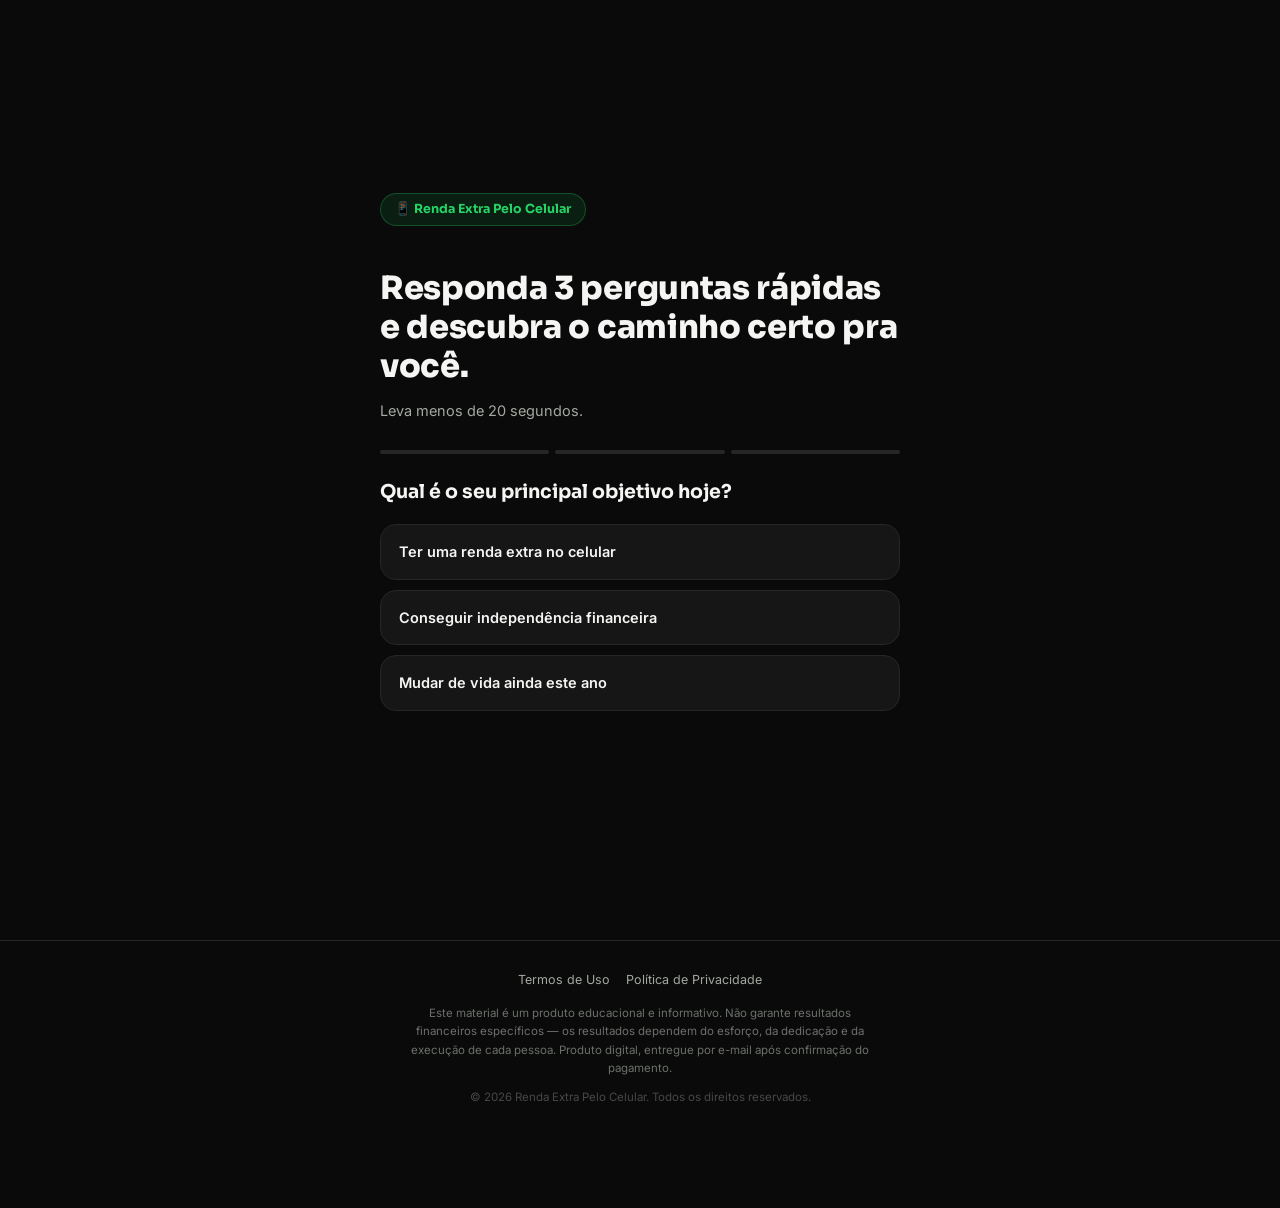
<file: index.html>
<!DOCTYPE html>
<html lang="pt-BR">
<head>
<meta charset="UTF-8">
<meta name="viewport" content="width=device-width, initial-scale=1.0, viewport-fit=cover">
<title>Renda Extra Pelo Celular — Descubra se é Para Você</title>
<meta name="description" content="Responda 3 perguntas rápidas e descubra o método para buscar renda extra usando apenas o celular. Conteúdo pensado para iniciantes.">
<meta name="keywords" content="renda extra, renda extra pelo celular, ganhar dinheiro pelo celular, renda online">
<meta property="og:type" content="website">
<meta property="og:title" content="Renda Extra Pelo Celular">
<meta property="og:description" content="Responda 3 perguntas rápidas e descubra o método para buscar renda extra usando apenas o celular.">
<meta name="twitter:card" content="summary_large_image">
<link rel="icon" type="image/svg+xml" href="data:image/svg+xml,%3Csvg xmlns='http://www.w3.org/2000/svg' viewBox='0 0 100 100'%3E%3Crect width='100' height='100' rx='22' fill='%2325D366'/%3E%3Ctext x='50' y='68' font-size='58' font-family='Georgia,serif' fill='%230a0a0a' text-anchor='middle'%3ER%3C/text%3E%3C/svg%3E">

<!-- META PIXEL — ID 1568239834683450 -->
<script>
!function(f,b,e,v,n,t,s)
{if(f.fbq)return;n=f.fbq=function(){n.callMethod?
n.callMethod.apply(n,arguments):n.queue.push(arguments)};
if(!f._fbq)f._fbq=n;n.push=n;n.loaded=!0;n.version='2.0';
n.queue=[];t=b.createElement(e);t.async=!0;
t.src=v;s=b.getElementsByTagName(e)[0];
s.parentNode.insertBefore(t,s)}(window, document,'script',
'https://connect.facebook.net/en_US/fbevents.js');
fbq('init', '1568239834683450');
fbq('track', 'PageView');
</script>
<noscript><img height="1" width="1" style="display:none"
src="https://www.facebook.com/tr?id=1568239834683450&ev=PageView&noscript=1"
/></noscript>

<link rel="preconnect" href="https://fonts.googleapis.com">
<link rel="preconnect" href="https://fonts.gstatic.com" crossorigin>
<link href="https://fonts.googleapis.com/css2?family=Sora:wght@400;600;700;800&family=Inter:wght@400;500;600;700&display=swap" rel="stylesheet">

<style>
:root{
  --bg:#0a0a0a;
  --card:#161616;
  --card-border:#262626;
  --white:#F5F6F4;
  --gray:#A3A8A0;
  --gray-faint:#6B706A;
  --green:#25D366;
  --green-dark:#1DAE54;
  --yellow:#F5D033;
  --font-display:'Sora','Inter',sans-serif;
  --font-body:'Inter',sans-serif;
  --r-md:16px;
  --r-lg:22px;
  --r-pill:999px;
  --shadow-lg:0 24px 60px rgba(0,0,0,0.55);
}
*,*::before,*::after{box-sizing:border-box;}
html{scroll-behavior:smooth;}
@media (prefers-reduced-motion:reduce){
  html{scroll-behavior:auto;}
  *,*::before,*::after{animation-duration:.001ms!important;animation-iteration-count:1!important;transition-duration:.001ms!important;}
}
body{
  margin:0;
  font-family:var(--font-body);
  background:var(--bg);
  color:var(--white);
  line-height:1.5;
  -webkit-font-smoothing:antialiased;
}
img{max-width:100%;display:block;}
button{font:inherit;cursor:pointer;}
a{color:inherit;text-decoration:none;}
.wrap{max-width:560px;margin:0 auto;padding:0 20px;}
.hidden{display:none!important;}

.stage{min-height:100vh;width:100%;padding:32px 0 40px 0;}
.fade-in{animation:fadeIn .5s ease both;}
@keyframes fadeIn{from{opacity:0;transform:translateY(10px);}to{opacity:1;transform:translateY(0);}}

#stageQuiz{display:flex;flex-direction:column;justify-content:center;}
.quiz-eyebrow{
  display:inline-flex;align-items:center;gap:6px;
  font-family:var(--font-display);font-size:12.5px;font-weight:700;
  color:var(--green);background:rgba(37,211,102,0.1);
  border:1px solid rgba(37,211,102,0.28);border-radius:var(--r-pill);
  padding:6px 14px;margin-bottom:16px;
}
.quiz-headline{
  font-family:var(--font-display);font-weight:800;
  font-size:clamp(24px,6vw,32px);line-height:1.22;
  letter-spacing:-0.01em;margin-bottom:8px;
}
.quiz-sub{font-size:14.5px;color:var(--gray);margin-bottom:28px;}

.quiz-progress{display:flex;gap:6px;margin-bottom:26px;}
.quiz-progress span{flex:1;height:4px;border-radius:4px;background:var(--card-border);transition:background .3s ease;}
.quiz-progress span.done{background:var(--green);}

.quiz-question{display:none;}
.quiz-question.active{display:block;animation:fadeIn .4s ease both;}
.quiz-question h2{
  font-family:var(--font-display);font-size:19px;font-weight:700;
  margin-bottom:18px;line-height:1.35;
}
.quiz-options{display:flex;flex-direction:column;gap:10px;}
.quiz-option{
  background:var(--card);
  border:1.5px solid var(--card-border);
  border-radius:var(--r-md);
  padding:16px 18px;
  font-size:14.5px;font-weight:600;color:var(--white);
  text-align:left;
  transition:border-color .18s ease,background .18s ease,transform .12s ease;
}
.quiz-option:hover{border-color:rgba(37,211,102,0.4);}
.quiz-option.selected{
  border-color:var(--green);
  background:rgba(37,211,102,0.1);
  transform:scale(0.99);
}
.quiz-option.selected::after{content:" ✓";color:var(--green);font-weight:800;}

#stageLoading{display:flex;flex-direction:column;align-items:center;justify-content:center;text-align:center;}
.loading-spinner{
  width:52px;height:52px;border-radius:50%;
  border:3px solid var(--card-border);
  border-top-color:var(--green);
  animation:spin 0.9s linear infinite;
  margin-bottom:26px;
}
@keyframes spin{to{transform:rotate(360deg);}}
.loading-text{
  font-family:var(--font-display);font-size:16px;font-weight:700;
  margin-bottom:22px; min-height:24px;
}
.loading-bar-track{
  width:100%;max-width:320px;height:8px;border-radius:var(--r-pill);
  background:var(--card);border:1px solid var(--card-border);overflow:hidden;
}
.loading-bar-fill{
  height:100%;width:0%;border-radius:var(--r-pill);
  background:linear-gradient(90deg,var(--green-dark),var(--green));
  transition:width 3s linear;
}
.loading-note{font-size:12.5px;color:var(--gray-faint);margin-top:16px;}

#stageSales{display:none;}
.sales-eyebrow{
  display:block;text-align:center;
  font-family:var(--font-display);font-size:12.5px;font-weight:700;
  color:var(--green);letter-spacing:0.04em;text-transform:uppercase;
  margin-bottom:14px;
}
.sales-headline{
  font-family:var(--font-display);font-weight:800;
  font-size:clamp(21px,5.4vw,27px);line-height:1.25;text-align:center;
  margin-bottom:22px;
}

.video-wrap{
  position:relative;width:100%;
  aspect-ratio:16/9;
  border-radius:var(--r-lg);
  overflow:hidden;
  background:#000;
  border:1px solid var(--card-border);
  box-shadow:var(--shadow-lg);
}
.video-wrap iframe{position:absolute;inset:0;width:100%;height:100%;border:0;}
.video-overlay{
  position:absolute;inset:0;z-index:10;
  width:100%;height:100%;
  background:rgba(0,0,0,0.02);
  cursor:pointer;
  display:flex;align-items:center;justify-content:center;
}
.video-overlay .play-hint{
  width:74px;height:74px;border-radius:50%;
  background:rgba(37,211,102,0.92);
  display:flex;align-items:center;justify-content:center;
  box-shadow:0 0 0 0 rgba(37,211,102,0.5);
  animation:playPulse 1.8s ease-in-out infinite;
  transition:opacity .3s ease, transform .3s ease;
}
.video-overlay .play-hint svg{margin-left:4px;}
.video-overlay.started .play-hint{opacity:0;transform:scale(0.8);pointer-events:none;}
@keyframes playPulse{
  0%,100%{box-shadow:0 0 0 0 rgba(37,211,102,0.45);}
  50%{box-shadow:0 0 0 14px rgba(37,211,102,0);}
}

.video-caption{font-size:12px;color:var(--gray-faint);text-align:center;margin-top:12px;}

#offerSection{
  display:none;
  margin-top:34px;
}
#offerSection.visible{display:block;animation:fadeIn .6s ease both;}

.offer-card{
  background:var(--card);
  border:1px solid var(--card-border);
  border-radius:var(--r-lg);
  padding:26px 22px;
  text-align:center;
}
.offer-flag{
  display:inline-block;font-family:var(--font-display);font-size:12px;font-weight:700;
  color:var(--yellow);background:rgba(245,208,51,0.1);
  border:1px solid rgba(245,208,51,0.28);border-radius:var(--r-pill);
  padding:5px 12px;margin-bottom:16px;
}
.offer-price-old{font-size:14px;color:var(--gray-faint);text-decoration:line-through;}
.offer-price-new{
  display:block;font-family:var(--font-display);
  font-size:42px;font-weight:800;color:var(--green);
  letter-spacing:-0.01em;margin:4px 0 4px 0;
  text-shadow:0 0 22px rgba(37,211,102,0.35);
}
.offer-price-note{font-size:12px;color:var(--gray-faint);margin-bottom:22px;}

.btn-cta{
  display:flex;align-items:center;justify-content:center;gap:8px;
  width:100%;
  background:linear-gradient(135deg,var(--green),var(--green-dark));
  color:#04170C;
  font-family:var(--font-display);font-weight:800;font-size:15.5px;
  padding:19px 22px;border:none;border-radius:var(--r-pill);
  box-shadow:0 10px 26px rgba(37,211,102,0.4);
  animation:pulseGlow 2.2s ease-in-out infinite;
  transition:transform .15s ease;
}
.btn-cta:hover{transform:translateY(-2px);}
.btn-cta:active{transform:translateY(0);}
@keyframes pulseGlow{
  0%,100%{box-shadow:0 10px 26px rgba(37,211,102,0.4),0 0 0 0 rgba(37,211,102,0.35);}
  50%{box-shadow:0 10px 30px rgba(37,211,102,0.55),0 0 0 10px rgba(37,211,102,0);}
}
.offer-trust{
  display:flex;flex-wrap:wrap;justify-content:center;gap:8px 16px;
  margin-top:18px;font-size:12px;color:var(--gray);font-weight:600;
}
.offer-guarantee{
  margin-top:20px;padding-top:18px;border-top:1px solid var(--card-border);
  font-size:12.5px;color:var(--gray-faint);
}

#unlockNote{
  text-align:center;margin-top:26px;
  font-size:13px;color:var(--gray-faint);
}
#unlockNote.gone{display:none;}
#unlockNote strong{color:var(--green);font-family:var(--font-display);}

.site-footer{
  border-top:1px solid var(--card-border);
  padding:30px 0 90px 0;margin-top:40px;
  text-align:center;
}
.footer-links{display:flex;justify-content:center;gap:16px;margin-bottom:14px;flex-wrap:wrap;}
.footer-links a{font-size:12.5px;color:var(--gray);}
.footer-links a:hover{color:var(--green);}
.footer-disclaimer{font-size:11.5px;line-height:1.6;color:var(--gray-faint);max-width:480px;margin:0 auto 12px auto;}
.footer-copy{font-size:11.5px;color:#454945;}
</style>
</head>
<body>

<noscript><img height="1" width="1" style="display:none"
src="https://www.facebook.com/tr?id=1568239834683450&ev=PageView&noscript=1"
/></noscript>

<!-- QUIZ -->
<section class="stage" id="stageQuiz">
  <div class="wrap">
    <p class="quiz-eyebrow">📱 Renda Extra Pelo Celular</p>
    <h1 class="quiz-headline">Responda 3 perguntas rápidas e descubra o caminho certo pra você.</h1>
    <p class="quiz-sub">Leva menos de 20 segundos.</p>

    <div class="quiz-progress" id="quizProgress">
      <span data-step="1"></span><span data-step="2"></span><span data-step="3"></span>
    </div>

    <div class="quiz-question active" data-question="1">
      <h2>Qual é o seu principal objetivo hoje?</h2>
      <div class="quiz-options">
        <button class="quiz-option" type="button">Ter uma renda extra no celular</button>
        <button class="quiz-option" type="button">Conseguir independência financeira</button>
        <button class="quiz-option" type="button">Mudar de vida ainda este ano</button>
      </div>
    </div>

    <div class="quiz-question" data-question="2">
      <h2>Quanto tempo você tem disponível por dia para aplicar?</h2>
      <div class="quiz-options">
        <button class="quiz-option" type="button">15 a 30 minutos</button>
        <button class="quiz-option" type="button">1 a 2 horas</button>
        <button class="quiz-option" type="button">Mais de 2 horas</button>
      </div>
    </div>

    <div class="quiz-question" data-question="3">
      <h2>Você já tentou obter resultados na internet antes?</h2>
      <div class="quiz-options">
        <button class="quiz-option" type="button">Sim, mas não tive resultados</button>
        <button class="quiz-option" type="button">Nunca tentei, sou iniciante</button>
        <button class="quiz-option" type="button">Já faço vendas, mas quero escalar</button>
      </div>
    </div>
  </div>
</section>

<!-- CARREGAMENTO -->
<section class="stage hidden" id="stageLoading">
  <div class="wrap">
    <div class="loading-spinner"></div>
    <p class="loading-text" id="loadingText">Analisando suas respostas...</p>
    <div class="loading-bar-track"><div class="loading-bar-fill" id="loadingBarFill"></div></div>
    <p class="loading-note">Não feche esta página.</p>
  </div>
</section>

<!-- VSL + OFERTA -->
<section class="stage" id="stageSales">
  <div class="wrap">
    <span class="sales-eyebrow">Assista até o final</span>
    <h2 class="sales-headline">O método completo para buscar renda extra usando apenas o celular</h2>

    <div class="video-wrap">
      <iframe
        id="vslIframe"
        src="about:blank"
        data-src="https://www.youtube-nocookie.com/embed/eEz0yXdHGZo?autoplay=1&controls=0&rel=0&modestbranding=1&playsinline=1&cc_load_policy=0&iv_load_policy=3"
        title="Vídeo de apresentação"
        allow="autoplay; encrypted-media; picture-in-picture"
        allowfullscreen>
      </iframe>
      <div class="video-overlay" id="videoOverlay">
        <span class="play-hint" id="playHint">
          <svg width="26" height="26" viewBox="0 0 24 24" fill="none"><path d="M7 4.5v15l13-7.5-13-7.5Z" fill="#04170C"/></svg>
        </span>
      </div>
    </div>
    <p class="video-caption">Toque no vídeo para iniciar a reprodução com som.</p>

    <p id="unlockNote">Sua oferta especial será liberada em <strong id="countdown">15</strong>s</p>

    <div id="offerSection">
      <div class="offer-card">
        <span class="offer-flag">🔓 Oferta liberada</span>
        <span class="offer-price-old">De: R$ 97,00</span>
        <span class="offer-price-new">R$ 19,90</span>
        <span class="offer-price-note">pagamento único · acesso imediato</span>

        <a class="btn-cta" id="checkoutBtn" href="https://pay.cakto.com.br/9wv4sd7_1015912">
          QUERO GARANTIR MEU ACESSO AGORA
        </a>

        <div class="offer-trust">
          <span>🔒 Compra segura</span><span>Pix</span><span>Cartão</span><span>SSL</span>
        </div>
        <p class="offer-guarantee">🛡️ Garantia de 7 dias. Se não gostar do conteúdo, devolvemos 100% do valor.</p>
      </div>
    </div>
  </div>
</section>

<footer class="site-footer">
  <div class="wrap">
    <div class="footer-links">
      <a href="termos-de-uso.html">Termos de Uso</a>
      <a href="politica-de-privacidade.html">Política de Privacidade</a>
    </div>
    <p class="footer-disclaimer">Este material é um produto educacional e informativo. Não garante resultados financeiros específicos — os resultados dependem do esforço, da dedicação e da execução de cada pessoa. Produto digital, entregue por e-mail após confirmação do pagamento.</p>
    <p class="footer-copy">© <span id="year"></span> Renda Extra Pelo Celular. Todos os direitos reservados.</p>
  </div>
</footer>

<script>
(function(){
  "use strict";

  var CHECKOUT_URL = "https://pay.cakto.com.br/9wv4sd7_1015912";
  var OFFER_DELAY_SECONDS = 15;

  var yearEl = document.getElementById("year");
  if (yearEl) yearEl.textContent = new Date().getFullYear();

  var TOTAL_QUESTIONS = 3;
  var currentQuestion = 1;
  var quizAnswers = {};
  var progressSteps = document.querySelectorAll("#quizProgress span");

  function showQuestion(n) {
    document.querySelectorAll(".quiz-question").forEach(function (q) {
      q.classList.toggle("active", Number(q.getAttribute("data-question")) === n);
    });
    progressSteps.forEach(function (s) {
      s.classList.toggle("done", Number(s.getAttribute("data-step")) < n);
    });
  }

  document.querySelectorAll(".quiz-question").forEach(function (questionEl) {
    var qNum = Number(questionEl.getAttribute("data-question"));
    questionEl.querySelectorAll(".quiz-option").forEach(function (optionBtn) {
      optionBtn.addEventListener("click", function () {
        questionEl.querySelectorAll(".quiz-option").forEach(function (b) { b.classList.remove("selected"); });
        optionBtn.classList.add("selected");
        quizAnswers["q" + qNum] = optionBtn.textContent.trim();

        window.setTimeout(function () {
          if (qNum < TOTAL_QUESTIONS) {
            currentQuestion = qNum + 1;
            showQuestion(currentQuestion);
          } else {
            progressSteps.forEach(function (s) { s.classList.add("done"); });
            finishQuiz();
          }
        }, 320);
      });
    });
  });

  function finishQuiz() {
    document.getElementById("stageQuiz").classList.add("hidden");
    var loadingStage = document.getElementById("stageLoading");
    loadingStage.classList.remove("hidden");
    loadingStage.classList.add("fade-in");

    var fill = document.getElementById("loadingBarFill");
    var textEl = document.getElementById("loadingText");
    window.requestAnimationFrame(function () {
      fill.style.width = "100%";
    });

    window.setTimeout(function () {
      textEl.textContent = "Reservando sua vaga...";
    }, 1400);

    window.setTimeout(function () {
      loadingStage.classList.add("hidden");
      var salesStage = document.getElementById("stageSales");
      salesStage.style.display = "block";
      salesStage.classList.add("fade-in");
      startCountdown();
    }, 3000);
  }

  var overlay = document.getElementById("videoOverlay");
  var iframe = document.getElementById("vslIframe");
  var videoStarted = false;

  overlay.addEventListener("click", function () {
    if (videoStarted) return;
    videoStarted = true;
    iframe.src = iframe.getAttribute("data-src");
    overlay.classList.add("started");
  });

  function startCountdown() {
    var remaining = OFFER_DELAY_SECONDS;
    var countdownEl = document.getElementById("countdown");
    var unlockNote = document.getElementById("unlockNote");
    var offerSection = document.getElementById("offerSection");

    if (countdownEl) countdownEl.textContent = remaining;

    var timerId = window.setInterval(function () {
      remaining -= 1;
      if (countdownEl) countdownEl.textContent = Math.max(remaining, 0);
      if (remaining <= 0) {
        window.clearInterval(timerId);
        unlockNote.classList.add("gone");
        offerSection.classList.add("visible");
      }
    }, 1000);
  }

  var checkoutBtn = document.getElementById("checkoutBtn");
  checkoutBtn.setAttribute("href", CHECKOUT_URL);
  checkoutBtn.addEventListener("click", function (e) {
    e.preventDefault();
    if (typeof fbq === "function") {
      fbq("track", "InitiateCheckout");
    }
    window.setTimeout(function () {
      window.location.href = CHECKOUT_URL;
    }, 180);
  });
})();
</script>
</body>
</html>
</file>
